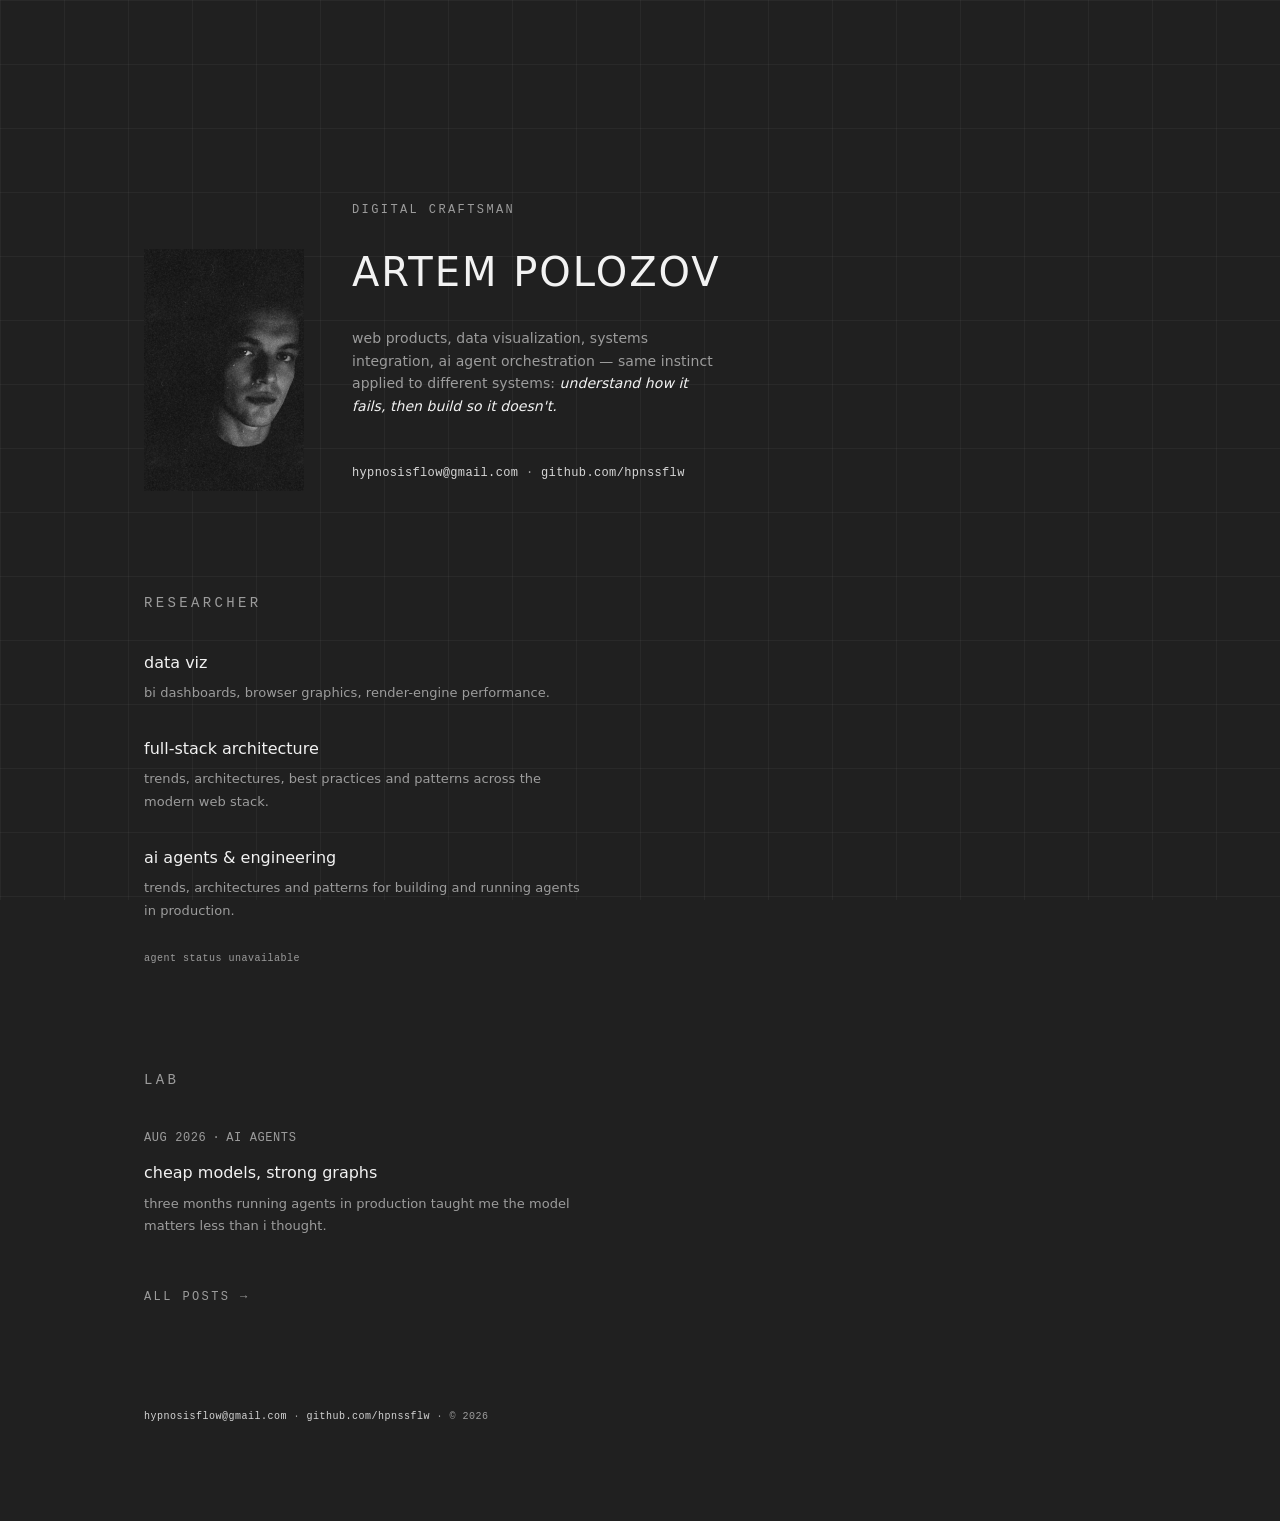
<file: index.html>
<!DOCTYPE html>
<html lang="en">
<head>
  <meta charset="utf-8">
  <meta name="viewport" content="width=device-width, initial-scale=1">
  <title>Artem Polozov — Digital Craftsman</title>
  <meta name="description" content="Web products, data visualization, systems integration, AI agent orchestration.">
  <meta name="color-scheme" content="dark">
  <meta property="og:title" content="Artem Polozov — Digital Craftsman">
  <meta property="og:description" content="Web products, data visualization, systems integration, AI agent orchestration.">
  <meta property="og:type" content="website">
  <link rel="stylesheet" href="styles.css">
</head>
<body class="home">

  <section id="hero">
    <div class="wrap hero-layout">
      <img class="portrait" src="photo.jpg" width="1242" height="1876" alt="Artem Polozov">
      <div class="hero-body">
        <p class="role">Digital Craftsman</p>
        <h1>Artem Polozov</h1>
        <p class="hero-text">
          Web products, data visualization, systems integration, AI agent
          orchestration — same instinct applied to different systems:
          <span class="accent">understand how it fails, then build so it doesn't.</span>
        </p>
        <p class="contact mono">
          <a href="mailto:hypnosisflow@gmail.com">hypnosisflow@gmail.com</a>
          ·
          <a href="https://github.com/hpnssflw">github.com/hpnssflw</a>
        </p>
      </div>
    </div>
  </section>

  <section id="researcher">
    <div class="wrap">
      <p class="section-label"><a href="researcher/">RESEARCHER</a></p>
      <ul class="topics">
        <li>
          <span class="topic-name">Data Viz</span>
          <span class="topic-gloss">BI dashboards, browser graphics, render-engine performance.</span>
        </li>
        <li>
          <span class="topic-name">Full-Stack Architecture</span>
          <span class="topic-gloss">trends, architectures, best practices and patterns across the modern web stack.</span>
        </li>
        <li>
          <span class="topic-name">AI Agents &amp; Engineering</span>
          <span class="topic-gloss">trends, architectures and patterns for building and running agents in production.</span>
        </li>
      </ul>
      <div id="agent-widget"></div>
    </div>
  </section>

  <section id="lab">
    <div class="wrap">
      <p class="section-label"><a href="lab/">LAB</a></p>
      <ul class="feed">
        <li>
          <a href="lab/cheap-models-strong-graphs.html">
            <span class="meta"><span class="mono date">AUG 2026</span><span class="mono sep">·</span><span class="mono tag">AI AGENTS</span></span>
            <span class="title">Cheap Models, Strong Graphs</span>
            <span class="excerpt">Three months running agents in production taught me the model matters less than I thought.</span>
          </a>
        </li>
        <!-- следующие посты добавляются сюда же, тем же паттерном -->
      </ul>
      <a href="lab/" class="all-posts">All posts →</a>
    </div>
  </section>

  <script src="assets/agent-widget.js" defer></script>

  <footer>
    <div class="wrap">
      <p class="mono">
        <a href="mailto:hypnosisflow@gmail.com">hypnosisflow@gmail.com</a>
        ·
        <a href="https://github.com/hpnssflw">github.com/hpnssflw</a>
        ·
        © 2026
      </p>
    </div>
  </footer>

</body>
</html>
</file>
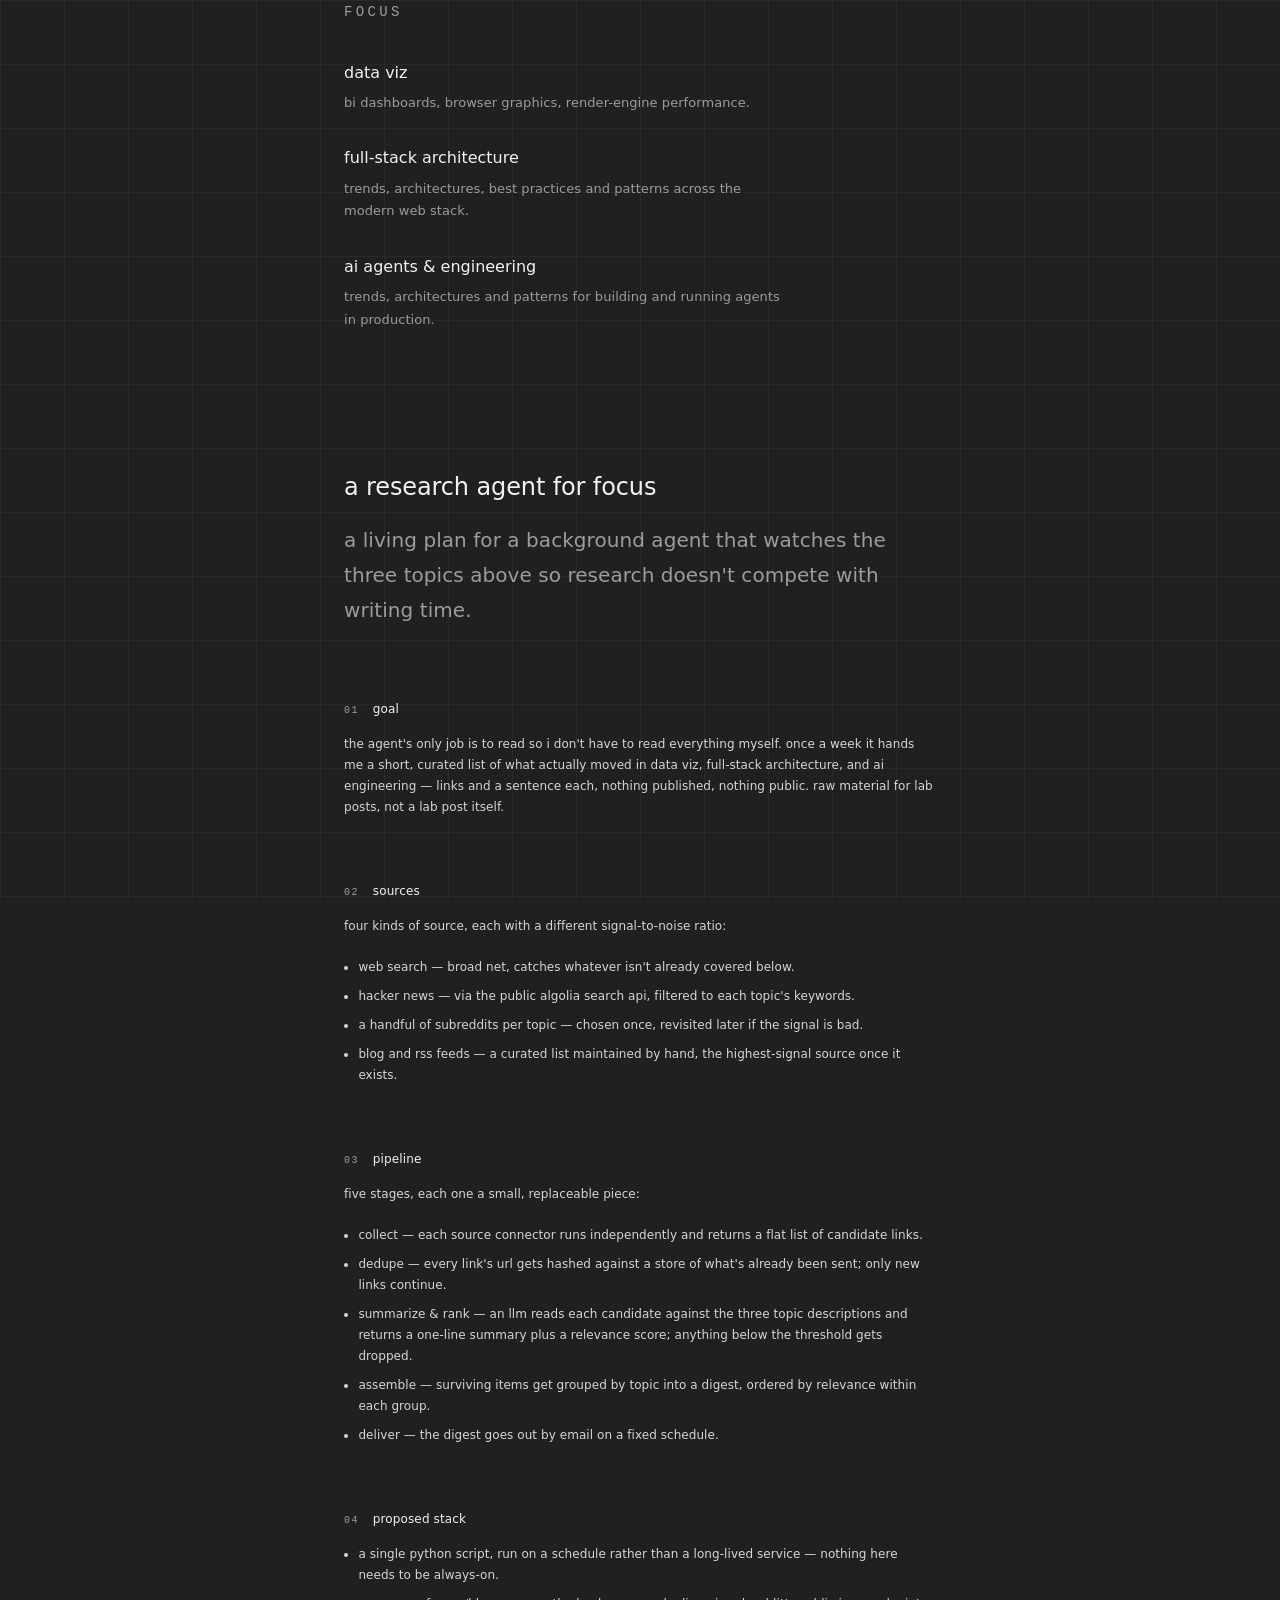
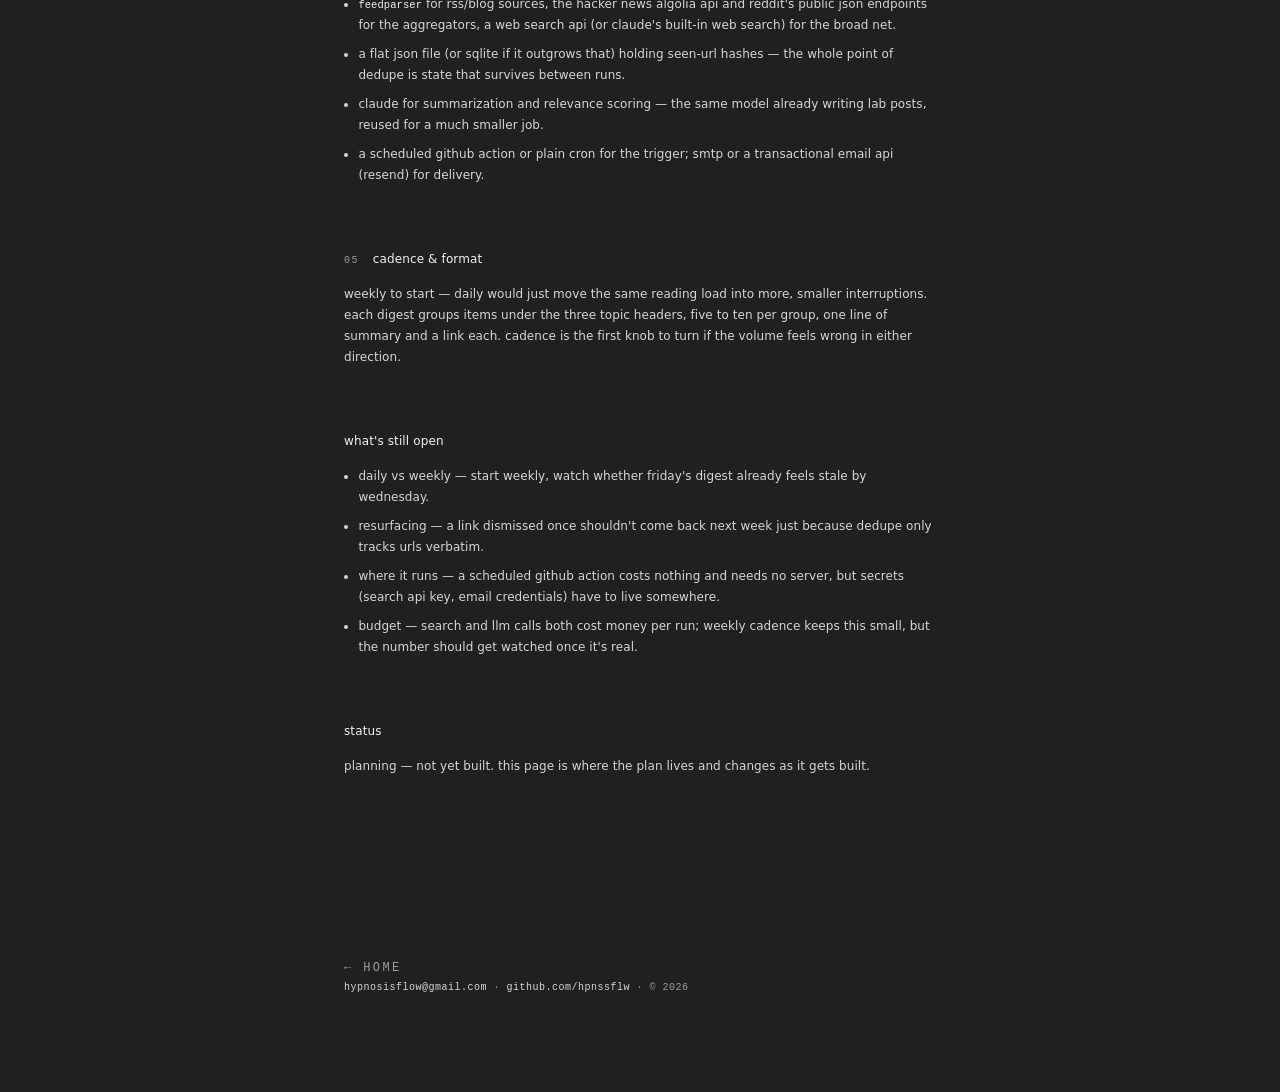
<file: focus/index.html>
<!DOCTYPE html>
<html lang="en">
<head>
  <meta charset="utf-8">
  <meta name="viewport" content="width=device-width, initial-scale=1">
  <title>FOCUS — Artem Polozov</title>
  <meta name="description" content="Data viz, full-stack architecture, and AI agent engineering — plus a living plan for a research agent that watches all three.">
  <meta name="color-scheme" content="dark">
  <link rel="stylesheet" href="../styles.css">
</head>
<body class="subpage">

  <section id="focus" class="standalone">
    <div class="wrap">
      <p class="section-label">FOCUS</p>
      <ul class="topics">
        <li>
          <span class="topic-name">Data Viz</span>
          <span class="topic-gloss">BI dashboards, browser graphics, render-engine performance.</span>
        </li>
        <li>
          <span class="topic-name">Full-Stack Architecture</span>
          <span class="topic-gloss">trends, architectures, best practices and patterns across the modern web stack.</span>
        </li>
        <li>
          <span class="topic-name">AI Agents &amp; Engineering</span>
          <span class="topic-gloss">trends, architectures and patterns for building and running agents in production.</span>
        </li>
      </ul>

      <article class="post plan">
        <h1>A Research Agent for FOCUS</h1>
        <p class="subtitle">
          A living plan for a background agent that watches the three topics
          above so research doesn't compete with writing time.
        </p>

        <div class="body">
          <h2><span class="num">01</span>Goal</h2>
          <p>
            The agent's only job is to read so I don't have to read
            everything myself. Once a week it hands me a short, curated
            list of what actually moved in data viz, full-stack
            architecture, and AI engineering — links and a sentence each,
            nothing published, nothing public. Raw material for LAB posts,
            not a LAB post itself.
          </p>

          <h2><span class="num">02</span>Sources</h2>
          <p>Four kinds of source, each with a different signal-to-noise ratio:</p>
          <ul>
            <li>Web search — broad net, catches whatever isn't already covered below.</li>
            <li>Hacker News — via the public Algolia search API, filtered to each topic's keywords.</li>
            <li>A handful of subreddits per topic — chosen once, revisited later if the signal is bad.</li>
            <li>Blog and RSS feeds — a curated list maintained by hand, the highest-signal source once it exists.</li>
          </ul>

          <h2><span class="num">03</span>Pipeline</h2>
          <p>Five stages, each one a small, replaceable piece:</p>
          <ul>
            <li>Collect — each source connector runs independently and returns a flat list of candidate links.</li>
            <li>Dedupe — every link's URL gets hashed against a store of what's already been sent; only new links continue.</li>
            <li>Summarize &amp; rank — an LLM reads each candidate against the three topic descriptions and returns a one-line summary plus a relevance score; anything below the threshold gets dropped.</li>
            <li>Assemble — surviving items get grouped by topic into a digest, ordered by relevance within each group.</li>
            <li>Deliver — the digest goes out by email on a fixed schedule.</li>
          </ul>

          <h2><span class="num">04</span>Proposed stack</h2>
          <ul>
            <li>A single Python script, run on a schedule rather than a long-lived service — nothing here needs to be always-on.</li>
            <li><code>feedparser</code> for RSS/blog sources, the Hacker News Algolia API and Reddit's public JSON endpoints for the aggregators, a web search API (or Claude's built-in web search) for the broad net.</li>
            <li>A flat JSON file (or SQLite if it outgrows that) holding seen-URL hashes — the whole point of dedupe is state that survives between runs.</li>
            <li>Claude for summarization and relevance scoring — the same model already writing LAB posts, reused for a much smaller job.</li>
            <li>A scheduled GitHub Action or plain cron for the trigger; SMTP or a transactional email API (Resend) for delivery.</li>
          </ul>

          <h2><span class="num">05</span>Cadence &amp; format</h2>
          <p>
            Weekly to start — daily would just move the same reading load
            into more, smaller interruptions. Each digest groups items
            under the three topic headers, five to ten per group, one line
            of summary and a link each. Cadence is the first knob to turn
            if the volume feels wrong in either direction.
          </p>

          <h2>What's still open</h2>
          <ul>
            <li>Daily vs weekly — start weekly, watch whether Friday's digest already feels stale by Wednesday.</li>
            <li>Resurfacing — a link dismissed once shouldn't come back next week just because dedupe only tracks URLs verbatim.</li>
            <li>Where it runs — a scheduled GitHub Action costs nothing and needs no server, but secrets (search API key, email credentials) have to live somewhere.</li>
            <li>Budget — search and LLM calls both cost money per run; weekly cadence keeps this small, but the number should get watched once it's real.</li>
          </ul>

          <h2>Status</h2>
          <p>Planning — not yet built. This page is where the plan lives and changes as it gets built.</p>
        </div>
      </article>

      <a href="../" class="all-posts">← Home</a>
    </div>
  </section>

  <footer>
    <div class="wrap">
      <p class="mono">
        <a href="mailto:hypnosisflow@gmail.com">hypnosisflow@gmail.com</a>
        ·
        <a href="https://github.com/hpnssflw">github.com/hpnssflw</a>
        ·
        © 2026
      </p>
    </div>
  </footer>

</body>
</html>
</file>
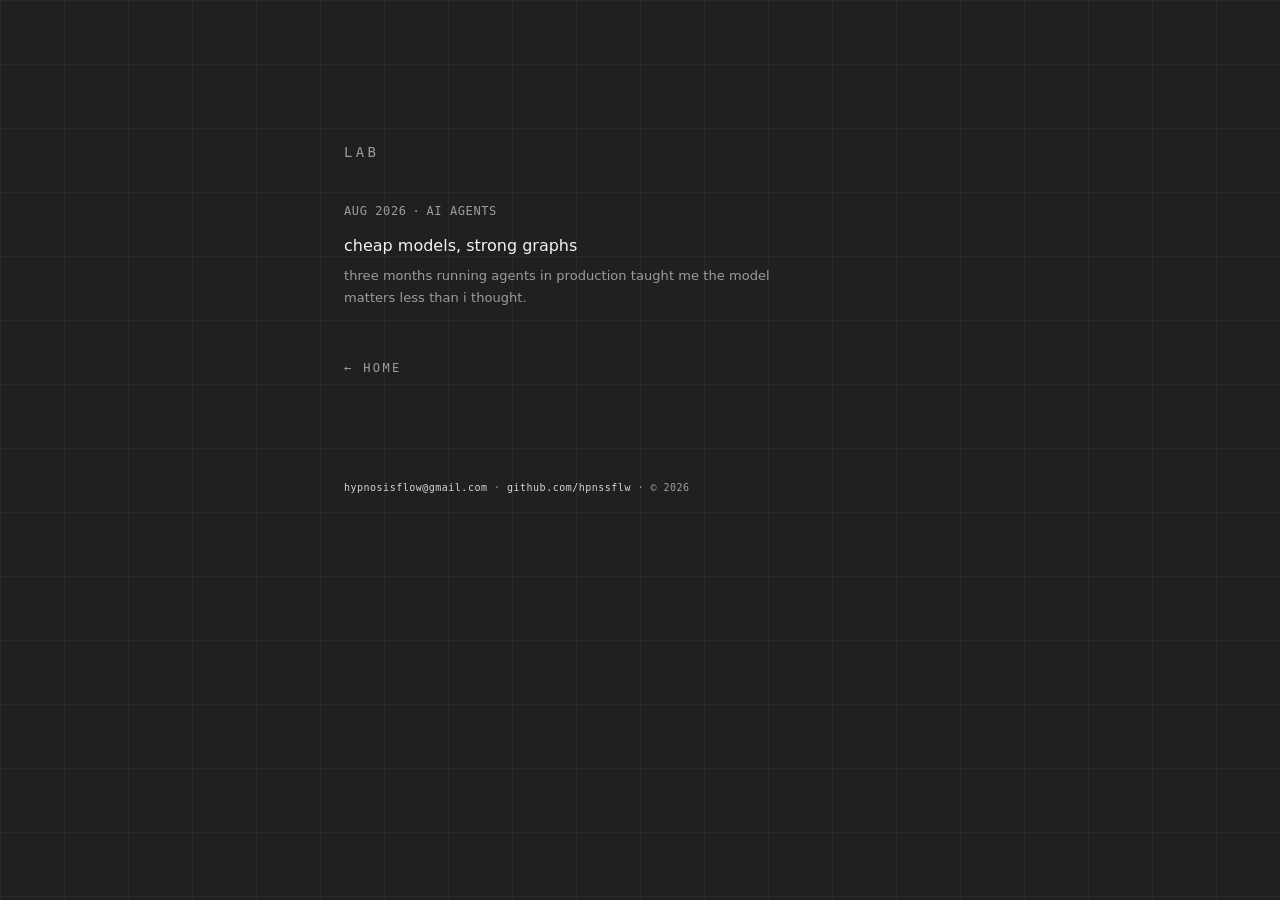
<file: lab/index.html>
<!DOCTYPE html>
<html lang="en">
<head>
  <meta charset="utf-8">
  <meta name="viewport" content="width=device-width, initial-scale=1">
  <title>LAB — Artem Polozov</title>
  <meta name="description" content="Notes from running things in production.">
  <meta name="color-scheme" content="dark">
  <link rel="stylesheet" href="../styles.css">
</head>
<body class="subpage">

  <section id="lab" class="standalone">
    <div class="wrap">
      <p class="section-label">LAB</p>
      <ul class="feed">
        <li>
          <a href="cheap-models-strong-graphs.html">
            <span class="meta"><span class="mono date">AUG 2026</span><span class="mono sep">·</span><span class="mono tag">AI AGENTS</span></span>
            <span class="title">Cheap Models, Strong Graphs</span>
            <span class="excerpt">Three months running agents in production taught me the model matters less than I thought.</span>
          </a>
        </li>
        <!-- следующие посты добавляются сюда же, тем же паттерном -->
      </ul>
      <a href="../" class="all-posts">← Home</a>
    </div>
  </section>

  <footer>
    <div class="wrap">
      <p class="mono">
        <a href="mailto:hypnosisflow@gmail.com">hypnosisflow@gmail.com</a>
        ·
        <a href="https://github.com/hpnssflw">github.com/hpnssflw</a>
        ·
        © 2026
      </p>
    </div>
  </footer>

</body>
</html>
</file>
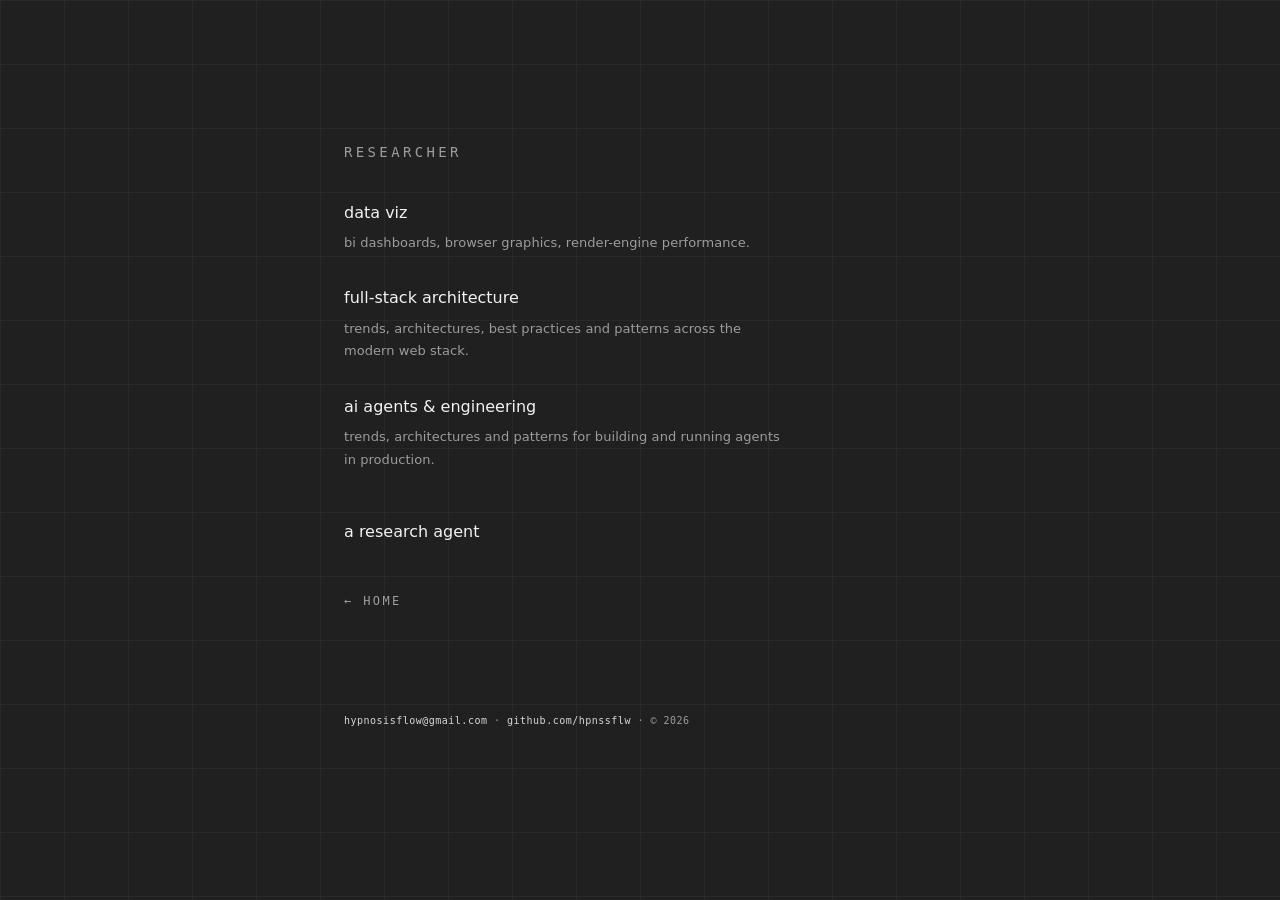
<file: researcher/index.html>
<!DOCTYPE html>
<html lang="en">
<head>
  <meta charset="utf-8">
  <meta name="viewport" content="width=device-width, initial-scale=1">
  <title>RESEARCHER — Artem Polozov</title>
  <meta name="description" content="Data viz, full-stack architecture, and AI agent engineering.">
  <meta name="color-scheme" content="dark">
  <link rel="stylesheet" href="../styles.css">
</head>
<body class="subpage">

  <section id="researcher" class="standalone">
    <div class="wrap">
      <p class="section-label">RESEARCHER</p>
      <ul class="topics">
        <li>
          <span class="topic-name">Data Viz</span>
          <span class="topic-gloss">BI dashboards, browser graphics, render-engine performance.</span>
        </li>
        <li>
          <span class="topic-name">Full-Stack Architecture</span>
          <span class="topic-gloss">trends, architectures, best practices and patterns across the modern web stack.</span>
        </li>
        <li>
          <a class="topic-name" href="agent.html">AI Agents &amp; Engineering</a>
          <span class="topic-gloss">trends, architectures and patterns for building and running agents in production.</span>
        </li>
      </ul>

      <a class="topic-name plan-link" href="agent.html">A Research Agent</a>

      <a href="../" class="all-posts">← Home</a>
    </div>
  </section>

  <footer>
    <div class="wrap">
      <p class="mono">
        <a href="mailto:hypnosisflow@gmail.com">hypnosisflow@gmail.com</a>
        ·
        <a href="https://github.com/hpnssflw">github.com/hpnssflw</a>
        ·
        © 2026
      </p>
    </div>
  </footer>

</body>
</html>
</file>
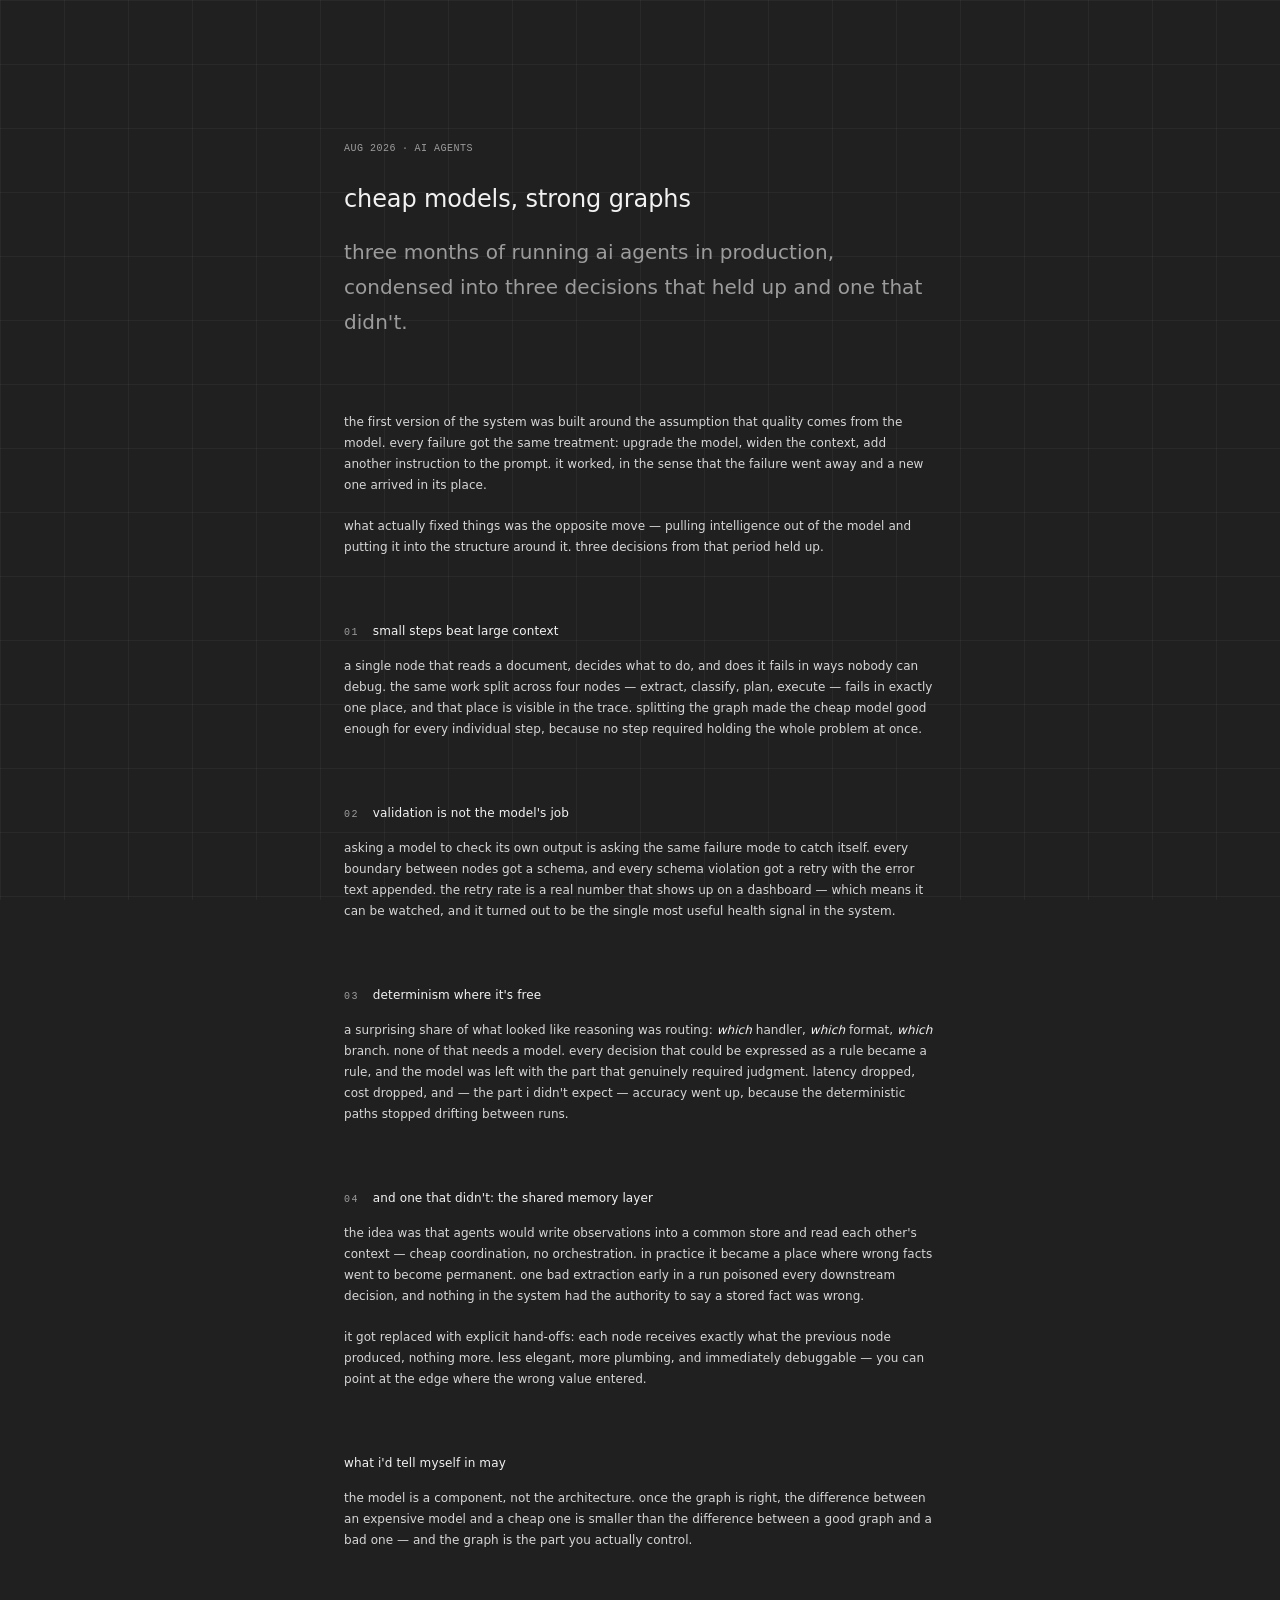
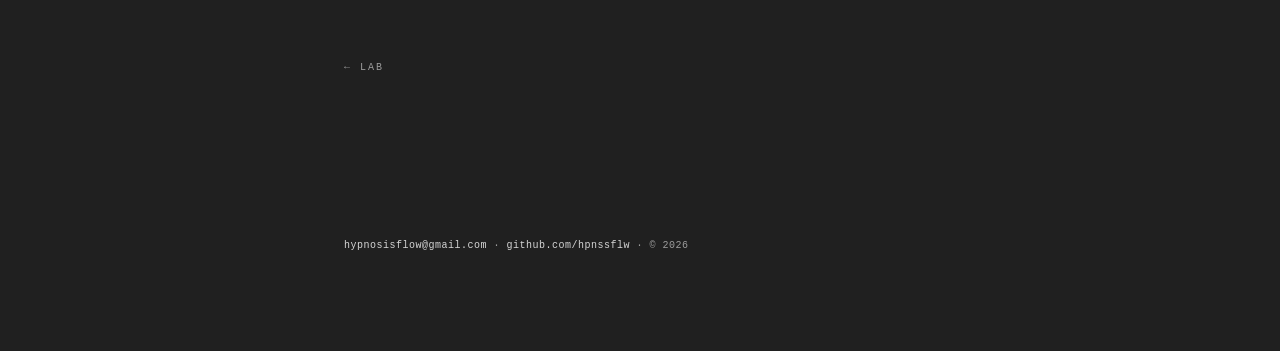
<file: lab/cheap-models-strong-graphs.html>
<!DOCTYPE html>
<html lang="en">
<head>
  <meta charset="utf-8">
  <meta name="viewport" content="width=device-width, initial-scale=1">
  <title>Cheap Models, Strong Graphs — Artem Polozov</title>
  <meta name="description" content="Three months of running AI agents in production, condensed into three decisions that held up and one that didn't.">
  <meta name="color-scheme" content="dark">
  <meta property="og:title" content="Cheap Models, Strong Graphs">
  <meta property="og:description" content="Three months of running AI agents in production, condensed into three decisions that held up and one that didn't.">
  <meta property="og:type" content="article">
  <link rel="stylesheet" href="../styles.css">
</head>
<body class="subpage">

  <article class="post">
    <div class="wrap">
      <p class="meta"><span class="mono date">AUG 2026</span><span class="mono sep">·</span><span class="mono tag">AI AGENTS</span></p>
      <h1>Cheap Models, Strong Graphs</h1>
      <p class="subtitle">
        Three months of running AI agents in production, condensed into three
        decisions that held up and one that didn't.
      </p>

      <div class="body">
        <!-- TODO: заменить на финальный текст поста -->
        <p>
          The first version of the system was built around the assumption that
          quality comes from the model. Every failure got the same treatment:
          upgrade the model, widen the context, add another instruction to the
          prompt. It worked, in the sense that the failure went away and a new
          one arrived in its place.
        </p>
        <p>
          What actually fixed things was the opposite move — pulling
          intelligence out of the model and putting it into the structure
          around it. Three decisions from that period held up.
        </p>

        <h2><span class="num">01</span>Small steps beat large context</h2>
        <p>
          A single node that reads a document, decides what to do, and does it
          fails in ways nobody can debug. The same work split across four nodes
          — extract, classify, plan, execute — fails in exactly one place, and
          that place is visible in the trace. Splitting the graph made the
          cheap model good enough for every individual step, because no step
          required holding the whole problem at once.
        </p>

        <h2><span class="num">02</span>Validation is not the model's job</h2>
        <p>
          Asking a model to check its own output is asking the same failure
          mode to catch itself. Every boundary between nodes got a schema, and
          every schema violation got a retry with the error text appended. The
          retry rate is a real number that shows up on a dashboard — which
          means it can be watched, and it turned out to be the single most
          useful health signal in the system.
        </p>

        <h2><span class="num">03</span>Determinism where it's free</h2>
        <p>
          A surprising share of what looked like reasoning was routing:
          <em>which</em> handler, <em>which</em> format, <em>which</em> branch.
          None of that needs a model. Every decision that could be expressed as
          a rule became a rule, and the model was left with the part that
          genuinely required judgment. Latency dropped, cost dropped, and — the
          part I didn't expect — accuracy went up, because the deterministic
          paths stopped drifting between runs.
        </p>

        <h2><span class="num">04</span>And one that didn't: the shared memory layer</h2>
        <p>
          The idea was that agents would write observations into a common store
          and read each other's context — cheap coordination, no orchestration.
          In practice it became a place where wrong facts went to become
          permanent. One bad extraction early in a run poisoned every
          downstream decision, and nothing in the system had the authority to
          say a stored fact was wrong.
        </p>
        <p>
          It got replaced with explicit hand-offs: each node receives exactly
          what the previous node produced, nothing more. Less elegant, more
          plumbing, and immediately debuggable — you can point at the edge
          where the wrong value entered.
        </p>

        <h2>What I'd tell myself in May</h2>
        <p>
          The model is a component, not the architecture. Once the graph is
          right, the difference between an expensive model and a cheap one is
          smaller than the difference between a good graph and a bad one — and
          the graph is the part you actually control.
        </p>
      </div>

      <a href="./" class="back">← LAB</a>
    </div>
  </article>

  <footer>
    <div class="wrap">
      <p class="mono">
        <a href="mailto:hypnosisflow@gmail.com">hypnosisflow@gmail.com</a>
        ·
        <a href="https://github.com/hpnssflw">github.com/hpnssflw</a>
        ·
        © 2026
      </p>
    </div>
  </footer>

</body>
</html>
</file>
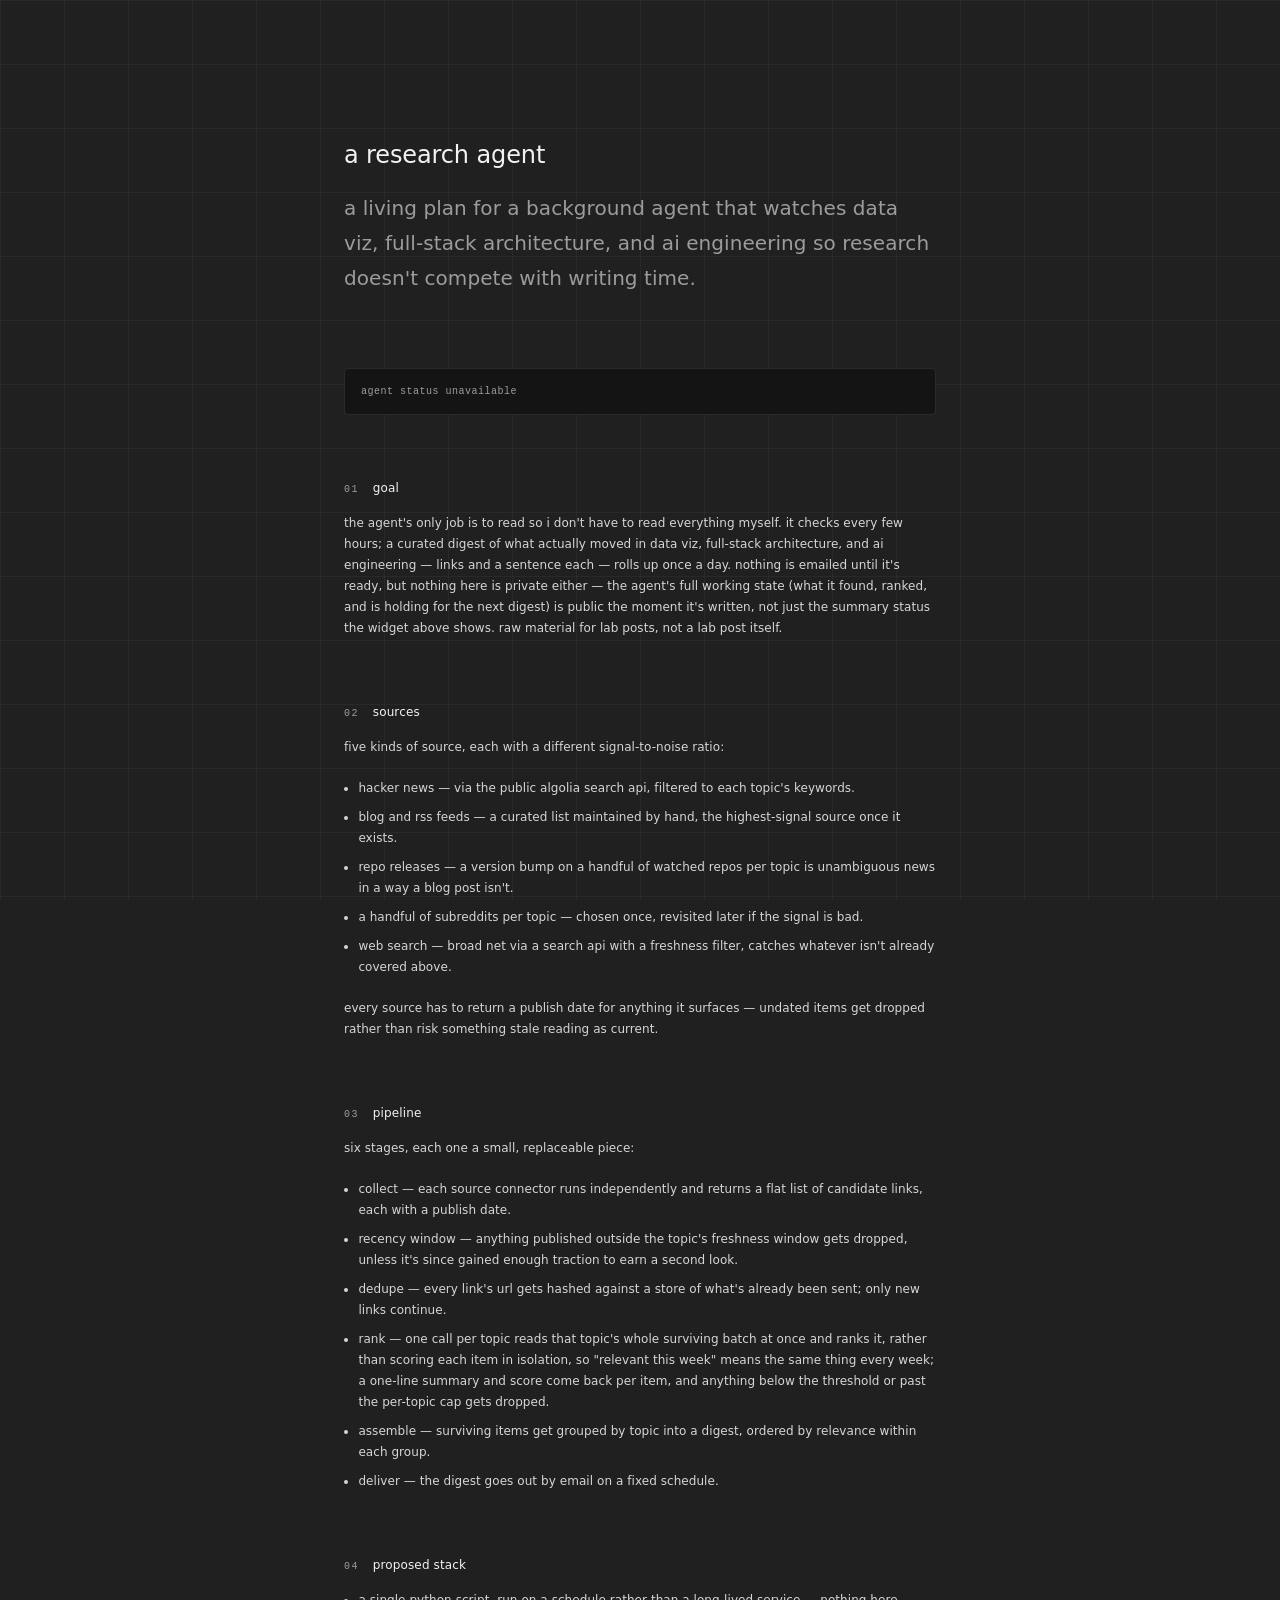
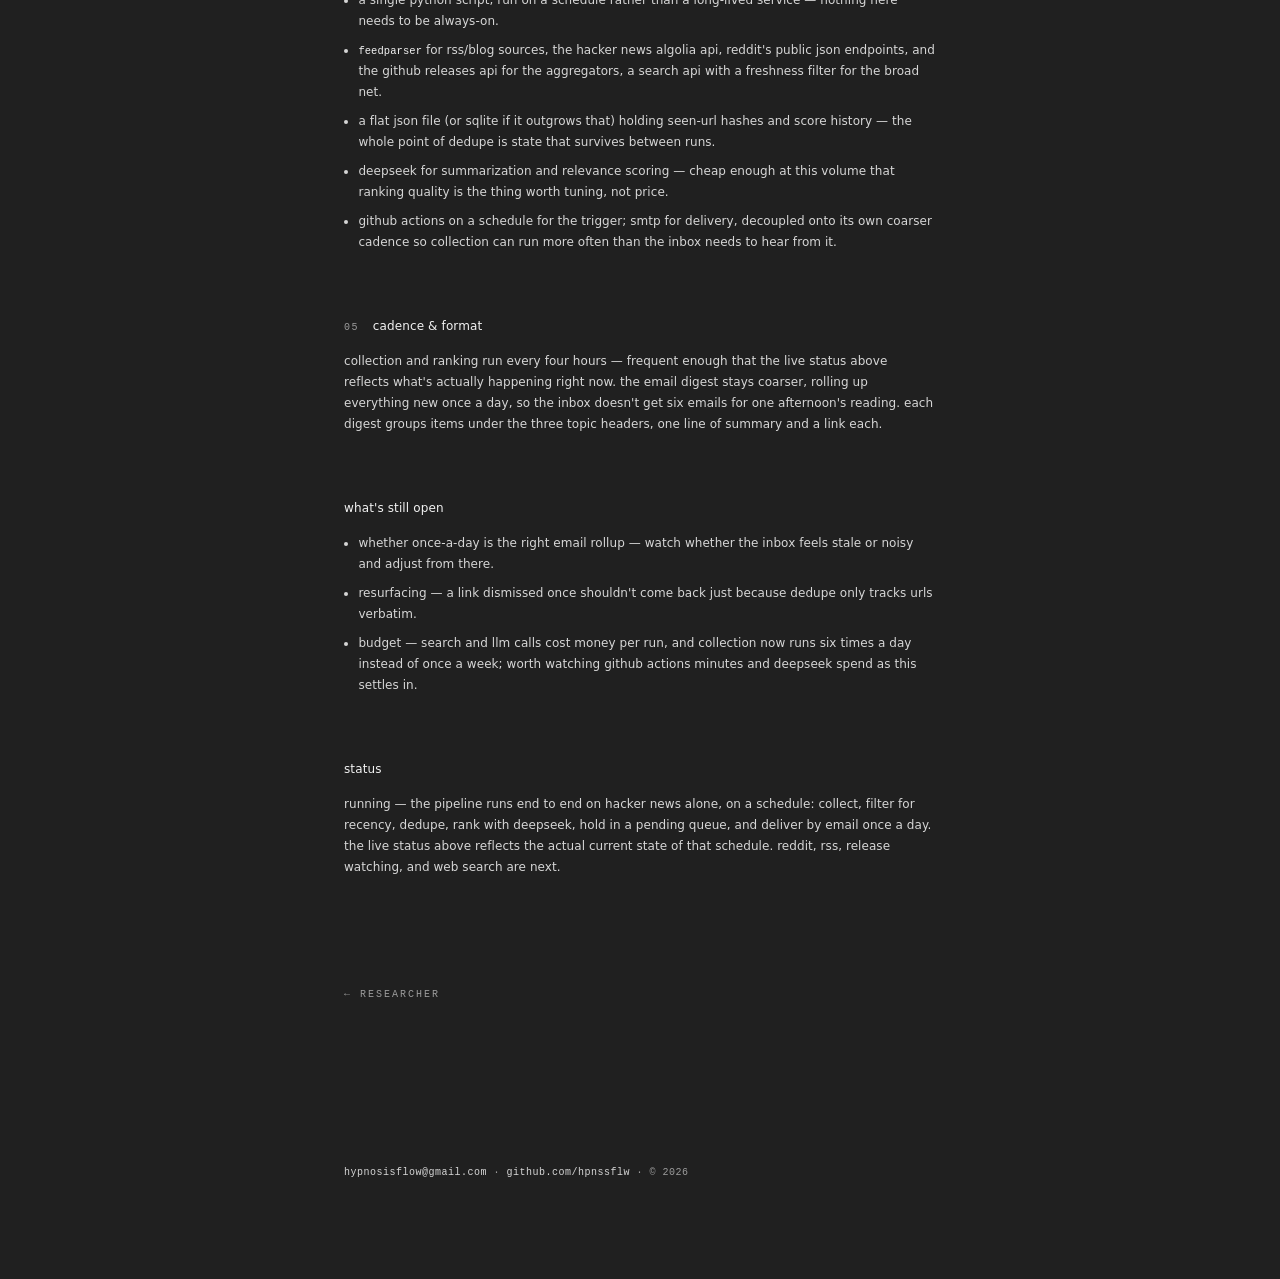
<file: researcher/agent.html>
<!DOCTYPE html>
<html lang="en">
<head>
  <meta charset="utf-8">
  <meta name="viewport" content="width=device-width, initial-scale=1">
  <title>A Research Agent — Artem Polozov</title>
  <meta name="description" content="A living plan for a background agent that watches data viz, full-stack architecture, and AI engineering.">
  <meta name="color-scheme" content="dark">
  <meta property="og:title" content="A Research Agent">
  <meta property="og:description" content="A living plan for a background agent that watches data viz, full-stack architecture, and AI engineering.">
  <meta property="og:type" content="article">
  <link rel="stylesheet" href="../styles.css">
</head>
<body class="subpage">

  <article class="post">
    <div class="wrap">
      <h1>A Research Agent</h1>
      <p class="subtitle">
        A living plan for a background agent that watches data viz,
        full-stack architecture, and AI engineering so research doesn't
        compete with writing time.
      </p>

      <div id="agent-dashboard"></div>

      <div class="body">
        <h2 id="goal"><span class="num">01</span>Goal</h2>
        <p>
          The agent's only job is to read so I don't have to read
          everything myself. It checks every few hours; a curated digest
          of what actually moved in data viz, full-stack architecture,
          and AI engineering — links and a sentence each — rolls up once
          a day. Nothing is emailed until it's ready, but nothing here is
          private either — the agent's full working state (what it found,
          ranked, and is holding for the next digest) is public the
          moment it's written, not just the summary status the widget
          above shows. Raw material for LAB posts, not a LAB post itself.
        </p>

        <h2 id="sources"><span class="num">02</span>Sources</h2>
        <p>Five kinds of source, each with a different signal-to-noise ratio:</p>
        <ul>
          <li>Hacker News — via the public Algolia search API, filtered to each topic's keywords.</li>
          <li>Blog and RSS feeds — a curated list maintained by hand, the highest-signal source once it exists.</li>
          <li>Repo releases — a version bump on a handful of watched repos per topic is unambiguous news in a way a blog post isn't.</li>
          <li>A handful of subreddits per topic — chosen once, revisited later if the signal is bad.</li>
          <li>Web search — broad net via a search API with a freshness filter, catches whatever isn't already covered above.</li>
        </ul>
        <p>
          Every source has to return a publish date for anything it surfaces —
          undated items get dropped rather than risk something stale reading
          as current.
        </p>

        <h2 id="pipeline"><span class="num">03</span>Pipeline</h2>
        <p>Six stages, each one a small, replaceable piece:</p>
        <ul>
          <li>Collect — each source connector runs independently and returns a flat list of candidate links, each with a publish date.</li>
          <li>Recency window — anything published outside the topic's freshness window gets dropped, unless it's since gained enough traction to earn a second look.</li>
          <li>Dedupe — every link's URL gets hashed against a store of what's already been sent; only new links continue.</li>
          <li>Rank — one call per topic reads that topic's whole surviving batch at once and ranks it, rather than scoring each item in isolation, so "relevant this week" means the same thing every week; a one-line summary and score come back per item, and anything below the threshold or past the per-topic cap gets dropped.</li>
          <li>Assemble — surviving items get grouped by topic into a digest, ordered by relevance within each group.</li>
          <li>Deliver — the digest goes out by email on a fixed schedule.</li>
        </ul>

        <h2 id="stack"><span class="num">04</span>Proposed stack</h2>
        <ul>
          <li>A single Python script, run on a schedule rather than a long-lived service — nothing here needs to be always-on.</li>
          <li><code>feedparser</code> for RSS/blog sources, the Hacker News Algolia API, Reddit's public JSON endpoints, and the GitHub releases API for the aggregators, a search API with a freshness filter for the broad net.</li>
          <li>A flat JSON file (or SQLite if it outgrows that) holding seen-URL hashes and score history — the whole point of dedupe is state that survives between runs.</li>
          <li>DeepSeek for summarization and relevance scoring — cheap enough at this volume that ranking quality is the thing worth tuning, not price.</li>
          <li>GitHub Actions on a schedule for the trigger; SMTP for delivery, decoupled onto its own coarser cadence so collection can run more often than the inbox needs to hear from it.</li>
        </ul>

        <h2 id="cadence"><span class="num">05</span>Cadence &amp; format</h2>
        <p>
          Collection and ranking run every four hours — frequent enough
          that the live status above reflects what's actually happening
          right now. The email digest stays coarser, rolling up
          everything new once a day, so the inbox doesn't get six emails
          for one afternoon's reading. Each digest groups items under the
          three topic headers, one line of summary and a link each.
        </p>

        <h2 id="open-questions">What's still open</h2>
        <ul>
          <li>Whether once-a-day is the right email rollup — watch whether the inbox feels stale or noisy and adjust from there.</li>
          <li>Resurfacing — a link dismissed once shouldn't come back just because dedupe only tracks URLs verbatim.</li>
          <li>Budget — search and LLM calls cost money per run, and collection now runs six times a day instead of once a week; worth watching GitHub Actions minutes and DeepSeek spend as this settles in.</li>
        </ul>

        <h2 id="status">Status</h2>
        <p>
          Running — the pipeline runs end to end on Hacker News alone, on a
          schedule: collect, filter for recency, dedupe, rank with DeepSeek,
          hold in a pending queue, and deliver by email once a day. The live
          status above reflects the actual current state of that schedule.
          Reddit, RSS, release watching, and web search are next.
        </p>
      </div>

      <a href="./" class="back">← RESEARCHER</a>
    </div>
  </article>

  <script src="../assets/agent-widget.js" defer></script>

  <footer>
    <div class="wrap">
      <p class="mono">
        <a href="mailto:hypnosisflow@gmail.com">hypnosisflow@gmail.com</a>
        ·
        <a href="https://github.com/hpnssflw">github.com/hpnssflw</a>
        ·
        © 2026
      </p>
    </div>
  </footer>

</body>
</html>
</file>
<file: styles.css>
/* ---------------------------------------------------------------
   Digital Craftsman — Artem Polozov
   Design tokens + layout. No framework, no build step.

   Case system — every string is either UPPERCASE or lowercase, never
   Title Case or Sentence case:
     UPPERCASE  → meta and system chrome: labels, dates, navigation
     lowercase  → content: name, prose, post titles, excerpts
   The transform is presentational only. Markup keeps correct capitals
   so titles, alt text and copied text stay properly cased.
   --------------------------------------------------------------- */

:root {
  --bg: #202020;
  --text: #d6d6d6;
  --text-strong: #f2f2f2;
  --muted: #9c9c9c;

  --font-sans: "Inter", -apple-system, BlinkMacSystemFont, "Helvetica Neue",
    "Segoe UI", system-ui, sans-serif;
  --font-mono: "JetBrains Mono", "IBM Plex Mono", ui-monospace,
    SFMono-Regular, "SF Mono", Menlo, Consolas, monospace;

  /* Thin end of the system stack: Segoe UI Light / Helvetica Neue Light.
     200 degrades to the nearest available weight where Thin is absent.
     Reserved for the hero h1 only — everything else reads better at
     normal weight, especially the small mono meta text. */
  --w-thin: 200;
  --w-light: 300;
  --w-normal: 400;

  /* One scale, used everywhere below instead of ad hoc rem/px values.
     Content text sits under 13px throughout (10 · 12); display type —
     the post headline — keeps the larger steps so it still reads as a
     headline. The hero has its own smaller pair below: it sits above
     the fold on every page, so it doesn't need post-headline size to
     carry weight. */
  --fs-2xs: 0.625rem; /* 10 — mono meta: labels, dates, back links */
  --fs-xs: 0.75rem;   /* 12 — role, contact, feed title/excerpt, body copy */
  --fs-md: 1.25rem;   /* 20 — post subtitle */
  --fs-lg: 1.5rem;    /* 24 — post h1 */

  --fs-hero-lead: 0.875rem; /* 14 — hero lead paragraph */
  --fs-hero-name: 2.5rem;   /* 40 — hero h1 on desktop */
  --fs-hero-name-sm: 1.75rem; /* 28 — hero h1 on mobile */

  --measure: 640px;       /* reading column: lab index, post pages */
  --measure-wide: 1040px; /* home page: the 2x hero needs the room */
  --gutter: 24px;
}

* {
  box-sizing: border-box;
}

html {
  font-size: 16px;
  -webkit-text-size-adjust: 100%;
}

body {
  margin: 0;
  background-color: var(--bg);
  background-image: url("assets/grid-texture.svg");
  background-repeat: repeat;
  background-attachment: fixed;
  color: var(--text);
  font-family: var(--font-sans);
  font-size: var(--fs-xs);
  line-height: 1.75;
  font-weight: var(--w-normal);
  letter-spacing: 0.005em;
  -webkit-font-smoothing: antialiased;
  text-rendering: optimizeLegibility;
}

/* Pages one level down (/lab/, /researcher/) resolve the texture one level up. */
body.subpage {
  background-image: url("../assets/grid-texture.svg");
}

/* --- Shared primitives ---------------------------------------- */

.wrap {
  max-width: var(--measure);
  margin: 0 auto;
  padding: 0 var(--gutter);
}

/* The home page widens every section together — hero, feed and footer — so
   they keep a common left edge. Inner blocks stay constrained by their own
   max-width, so line length never follows the container. */
body.home .wrap {
  max-width: var(--measure-wide);
}

.mono {
  font-family: var(--font-mono);
  font-size: var(--fs-2xs);
  font-weight: var(--w-normal);
  letter-spacing: 0.05em;
}

a {
  color: inherit;
  text-decoration: none;
  transition: color 0.25s ease, outline-color 0.25s ease;
}

a:hover,
a:focus-visible {
  text-decoration: underline;
  text-underline-offset: 0.3em;
  text-decoration-thickness: 1px;
}

a:focus-visible {
  outline: 1px solid var(--muted);
  outline-offset: 4px;
}

/* UPPERCASE — meta: labels, dates, navigation */

.section-label,
#hero .role,
#hero h1,
.feed .date,
.post .date,
.all-posts,
.post .back,
.tag {
  text-transform: uppercase;
}

.section-label {
  font-family: var(--font-mono);
  font-size: 0.875rem; /* 14 */
  font-weight: var(--w-normal);
  letter-spacing: 0.24em;
  color: var(--muted);
  margin: 0 0 36px;
}

/* lowercase — content: prose, titles, excerpts */

#hero .hero-text,
.feed .title,
.feed .excerpt,
.post h1,
.post .subtitle,
.post .body,
.topic-name,
.topic-gloss {
  text-transform: lowercase;
}

/* --- Hero ------------------------------------------------------ */

#hero {
  padding: 200px 0 100px;
}

@keyframes fade-in-up {
  from {
    opacity: 0;
    transform: translateY(10px);
  }
  to {
    opacity: 1;
    transform: translateY(0);
  }
}

/* One-shot entrance on load, staggered top to bottom. `both` holds the
   0%/100% state outside the animation's active range so nothing flashes
   unstyled before it starts or snaps back after it ends. */
#hero .role,
#hero h1,
#hero .hero-text,
#hero .contact,
#hero .portrait {
  animation: fade-in-up 0.7s cubic-bezier(0.16, 1, 0.3, 1) both;
}

#hero .role {
  animation-delay: 0s;
}

#hero .portrait {
  animation-delay: 0.05s;
}

#hero h1 {
  animation-delay: 0.1s;
}

#hero .hero-text {
  animation-delay: 0.2s;
}

#hero .contact {
  animation-delay: 0.3s;
}

/* Portrait left, text right, on one grid so the image can span exactly
   from the name to the contacts. `display: contents` on .hero-body lets
   its children become grid items without changing the markup.

   Row map:  1 role · 2 name · 3 description · 4 contacts
   The portrait occupies column 1, rows 2–4 — flush with the name at top,
   flush with the contact line at bottom. */
.hero-layout {
  display: grid;
  grid-template-columns: auto minmax(0, 1fr);
  column-gap: 48px;
}

.hero-body {
  display: contents;
}

/* Vertical rhythm moves onto the rows the portrait spans, so the image
   ends level with the text instead of hanging below a trailing margin. */
#hero .role {
  grid-column: 2;
  grid-row: 1;
  font-family: var(--font-mono);
  font-size: var(--fs-xs);
  font-weight: var(--w-normal);
  letter-spacing: 0.2em;
  color: var(--muted);
  margin: 0 0 28px;
}

#hero h1 {
  grid-column: 2;
  grid-row: 2;
  font-size: var(--fs-hero-name);
  line-height: 1.15;
  font-weight: var(--w-thin);
  letter-spacing: 0.05em;
  color: var(--text-strong);
  margin: 0 0 26px;
}

#hero .hero-text {
  grid-column: 2;
  grid-row: 3;
  margin: 0;
  font-size: var(--fs-hero-lead);
  line-height: 1.6;
  max-width: 26em;
  color: var(--muted);
}

/* One of two deliberate breaks from the otherwise monochrome palette: the
   lead-in drops to muted, the thesis stays at full strength and turns
   italic. Contrast of value and slope, not of hue. Weight stays light —
   italic already carries the emphasis, and bolding it as well would fight
   the thin setting. The other break is the agent status widget's
   lime/red accents, further down this file. */
.accent {
  color: var(--text-strong);
  font-style: italic;
}

#hero .contact {
  grid-column: 2;
  grid-row: 4;
  margin: 40px 0 0;
  font-size: var(--fs-xs);
  letter-spacing: 0.03em;
}

/* Height comes from the rows it spans, so it always matches the text block.
   grayscale() keeps the page monochrome. */
#hero .portrait {
  grid-column: 1;
  grid-row: 2 / 5;
  align-self: stretch;
  display: block;
  width: 160px;
  height: 100%;
  object-fit: cover;
  object-position: 68% 40%;
  filter: grayscale(1) contrast(1.05);
  transition: transform 0.5s cubic-bezier(0.16, 1, 0.3, 1), filter 0.5s ease;
}

#hero .portrait:hover {
  transform: scale(1.015);
  filter: grayscale(1) contrast(1.1);
}

#hero .contact {
  color: var(--muted);
}

#hero .contact a {
  color: var(--text);
}

/* --- LAB feed -------------------------------------------------- */

#lab {
  padding-bottom: 100px;
}

/* Feed as its own page (/lab/) — needs top air the hero normally provides. */
#lab.standalone {
  padding-top: 140px;
}

.feed {
  list-style: none;
  margin: 0 0 48px;
  padding: 0;
}

.feed li + li {
  margin-top: 48px;
}

.feed a {
  display: block;
  transition: transform 0.3s ease;
}

.feed a:hover,
.feed a:focus-visible {
  text-decoration: none;
  transform: translateX(4px);
}

.feed .date {
  font-size: var(--fs-xs);
  color: var(--muted);
}

.feed .meta {
  display: flex;
  align-items: baseline;
  gap: 6px;
  margin-bottom: 12px;
}

/* Tag rides at the same size as the date it sits next to — .feed .date
   wins fs-xs by specificity above, so .tag and .sep need the same bump
   here or they'd render smaller (10px .mono default) next to a 12px date. */
.feed .meta .tag,
.feed .meta .sep {
  font-size: var(--fs-xs);
}

.tag {
  color: var(--muted);
}

/* "·" between date and tag — same muted mono treatment as the date/tag
   spans it sits between (see hero contact line / footer for the same
   separator convention on plain, non-mono text). */
.sep {
  color: var(--muted);
}

.feed .title {
  display: block;
  font-size: 1rem; /* 16 — a step up from the base 12px content tier */
  font-weight: var(--w-normal);
  letter-spacing: 0;
  color: var(--text-strong);
  line-height: 1.45;
  margin-bottom: 8px;
}

.feed a:hover .title,
.feed a:focus-visible .title {
  text-decoration: underline;
  text-underline-offset: 0.3em;
  text-decoration-thickness: 1px;
}

.feed .excerpt {
  display: block;
  font-size: 0.8125rem; /* 13 */
  color: var(--muted);
  max-width: 34em;
}

.all-posts {
  font-family: var(--font-mono);
  font-size: var(--fs-xs);
  font-weight: var(--w-normal);
  letter-spacing: 0.2em;
  color: var(--muted);
}

/* --- RESEARCHER -------------------------------------------------- */

#researcher {
  padding-bottom: 100px;
}

/* Standalone page (/researcher/) — needs top air the hero normally provides.
   Same pattern as #lab.standalone. */
#researcher.standalone {
  padding-top: 140px;
}

.topics {
  list-style: none;
  margin: 0;
  padding: 0;
}

.topics li + li {
  margin-top: 32px;
}

/* Standalone page (/researcher/) — the topics list and the plan link below
   it aren't followed by the section's own bottom padding immediately, so
   each needs to supply its own gap to the next block. */
#researcher.standalone .topics,
#researcher.standalone .plan-link {
  margin-bottom: 48px;
}

.topic-name {
  display: block;
  font-size: 1rem; /* 16 — matches .feed .title */
  font-weight: var(--w-normal);
  letter-spacing: 0;
  color: var(--text-strong);
  line-height: 1.45;
  margin-bottom: 8px;
}

.topic-gloss {
  display: block;
  font-size: 0.8125rem; /* 13 — matches .feed .excerpt */
  color: var(--muted);
  max-width: 34em;
}

/* --- Post ------------------------------------------------------ */

.post {
  padding: 140px 0 160px;
}

.post .date {
  color: var(--muted);
}

/* Same flat date + sep + tag pattern as .feed .meta, just block instead of
   flex-in-a-link; carries the margin-bottom the old single .date <p> used
   to own. */
.post .meta {
  display: flex;
  align-items: baseline;
  gap: 6px;
  margin: 0 0 26px;
}

.post h1 {
  font-size: var(--fs-lg);
  line-height: 1.3;
  font-weight: var(--w-thin);
  letter-spacing: -0.005em;
  color: var(--text-strong);
  margin: 0 0 20px;
}

.post .subtitle {
  font-size: var(--fs-md);
  color: var(--muted);
  margin: 0 0 72px;
  max-width: 34em;
}

.post .body h2 {
  font-size: var(--fs-xs);
  font-weight: var(--w-normal);
  letter-spacing: 0.01em;
  color: var(--text-strong);
  line-height: 1.5;
  margin: 64px 0 16px;
}

/* The numeral is meta, so it stays uppercase-tier styling inside a
   lowercase heading. */
.post .body h2 .num {
  font-family: var(--font-mono);
  font-size: var(--fs-2xs);
  font-weight: var(--w-normal);
  letter-spacing: 0.14em;
  color: var(--muted);
  margin-right: 14px;
}

.post .body p {
  margin: 0 0 20px;
}

.post .body ul {
  margin: 0 0 20px;
  padding-left: 1.2em;
}

.post .body li {
  margin-bottom: 8px;
}

.post .body code {
  font-family: var(--font-mono);
  font-size: 0.875em;
  font-weight: var(--w-normal);
  color: var(--text-strong);
}

.post .body em {
  font-style: italic;
  color: var(--text-strong);
}

.post .back {
  display: inline-block;
  margin-top: 88px;
  font-family: var(--font-mono);
  font-size: var(--fs-2xs);
  font-weight: var(--w-normal);
  letter-spacing: 0.2em;
  color: var(--muted);
}

/* --- Footer ---------------------------------------------------- */

footer {
  padding-bottom: 96px;
}

footer p {
  margin: 0;
  color: var(--muted);
}

footer a {
  color: var(--text);
}

/* --- Mobile ---------------------------------------------------- */

@media (max-width: 640px) {
  :root {
    --gutter: 20px;
  }

  #hero {
    padding: 112px 0 64px;
  }

  /* Not enough width for two columns — the grid collapses back to normal
     flow and the portrait returns to a fixed crop above the text. */
  .hero-layout {
    display: block;
  }

  .hero-body {
    display: block;
  }

  #hero .portrait {
    width: 68px;
    height: 88px;
    margin: 0 0 30px;
  }

  #hero .role {
    letter-spacing: 0.18em;
    margin-bottom: 18px;
  }

  #hero h1 {
    font-size: var(--fs-hero-name-sm);
    margin-bottom: 18px;
  }

  #hero .contact {
    margin-top: 34px;
  }

  #researcher {
    padding-bottom: 64px;
  }

  #researcher.standalone {
    padding-top: 88px;
  }

  .topics li + li {
    margin-top: 24px;
  }

  #lab {
    padding-bottom: 64px;
  }

  #lab.standalone {
    padding-top: 88px;
  }

  .feed li + li {
    margin-top: 40px;
  }

  .post {
    padding: 88px 0 96px;
  }

  .post h1 {
    font-size: var(--fs-md);
  }

  .post .subtitle {
    margin-bottom: 56px;
  }

  footer {
    padding-bottom: 64px;
  }
}

/* --- Motion -------------------------------------------------------- */

@media (prefers-reduced-motion: reduce) {
  * {
    animation-duration: 0.01ms !important;
    animation-delay: 0s !important;
    transition-duration: 0.01ms !important;
  }
}

/* --- Agent status widget ----------------------------------------
   Terminal aesthetic layered on top of the site's monochrome system —
   the second deliberate palette break, see the .accent comment above.
   Lime = online/kept, red = stale/dropped. .agent-widget is the
   homepage-sized preview; .agent-dashboard (researcher/agent.html) is
   the full view. Both are populated by assets/agent-widget.js. */

:root {
  --agent-bg: #141414;
  --agent-border: #2a2a2a;
  --agent-lime: #7cfc00;
  --agent-red: #ff4d4d;
}

/* The mount points (#agent-widget on the homepage, #agent-dashboard on
   researcher/agent.html) carry only an id in the markup — assets/agent-
   widget.js replaces their innerHTML entirely, so the styled "card" lives
   on .agent-widget-link (homepage: the mount's whole content is one
   <a>) and directly on #agent-dashboard (not a link, so no wrapper
   needed). Do not select `.agent-widget` / `.agent-dashboard` as classes
   — neither element has one. */

#agent-widget {
  margin-top: 28px;
}

.agent-widget-link {
  display: block;
  font-family: var(--font-mono);
  font-size: var(--fs-2xs);
  line-height: 1.7;
  color: var(--text);
  text-decoration: none;
  background: var(--agent-bg);
  border: 1px solid var(--agent-border);
  border-radius: 4px;
  padding: 14px 16px;
  transition: border-color 0.25s ease, transform 0.25s ease;
}

.agent-widget-link:hover,
.agent-widget-link:focus-visible {
  text-decoration: none;
  border-color: #4d4d4d;
  transform: translateX(2px);
}

.agent-dot-online {
  color: var(--agent-lime);
}

.agent-dot-stale {
  color: var(--agent-red);
}

.agent-muted {
  color: var(--muted);
}

.agent-arrow {
  color: var(--muted);
}

.agent-spark {
  color: var(--agent-lime);
  letter-spacing: 1px;
}

.agent-spark-zero {
  color: var(--agent-red);
}

.agent-count {
  color: var(--agent-lime);
}

.agent-topics {
  text-transform: lowercase;
}

.agent-unavailable {
  color: var(--muted);
  margin: 0;
}

.agent-tagline {
  display: block;
  color: var(--muted);
  font-style: italic;
}

#agent-dashboard p.agent-tagline {
  margin: 4px 0 10px;
  max-width: 42em;
}

#agent-dashboard {
  font-family: var(--font-mono);
  font-size: 0.75rem;
  line-height: 1.7;
  background: var(--agent-bg);
  border: 1px solid var(--agent-border);
  border-radius: 4px;
  padding: 14px 16px;
  margin: 0 0 48px;
}

.agent-divider {
  border: none;
  border-top: 1px solid var(--agent-border);
  margin: 12px 0;
}

.agent-funnel-row {
  display: flex;
  justify-content: space-between;
  gap: 16px;
  margin-bottom: 4px;
  flex-wrap: wrap;
}

.agent-funnel-label {
  color: var(--text-strong);
  min-width: 8em;
  text-transform: uppercase;
}

.agent-funnel-counts {
  color: var(--muted);
}

.agent-ticker-row {
  margin-bottom: 4px;
}

.agent-kept {
  color: var(--agent-lime);
}

.agent-drop {
  color: var(--agent-red);
}

.agent-ticker-topic {
  color: var(--text);
}

.agent-ticker-title {
  color: var(--text-strong);
}
</file>
